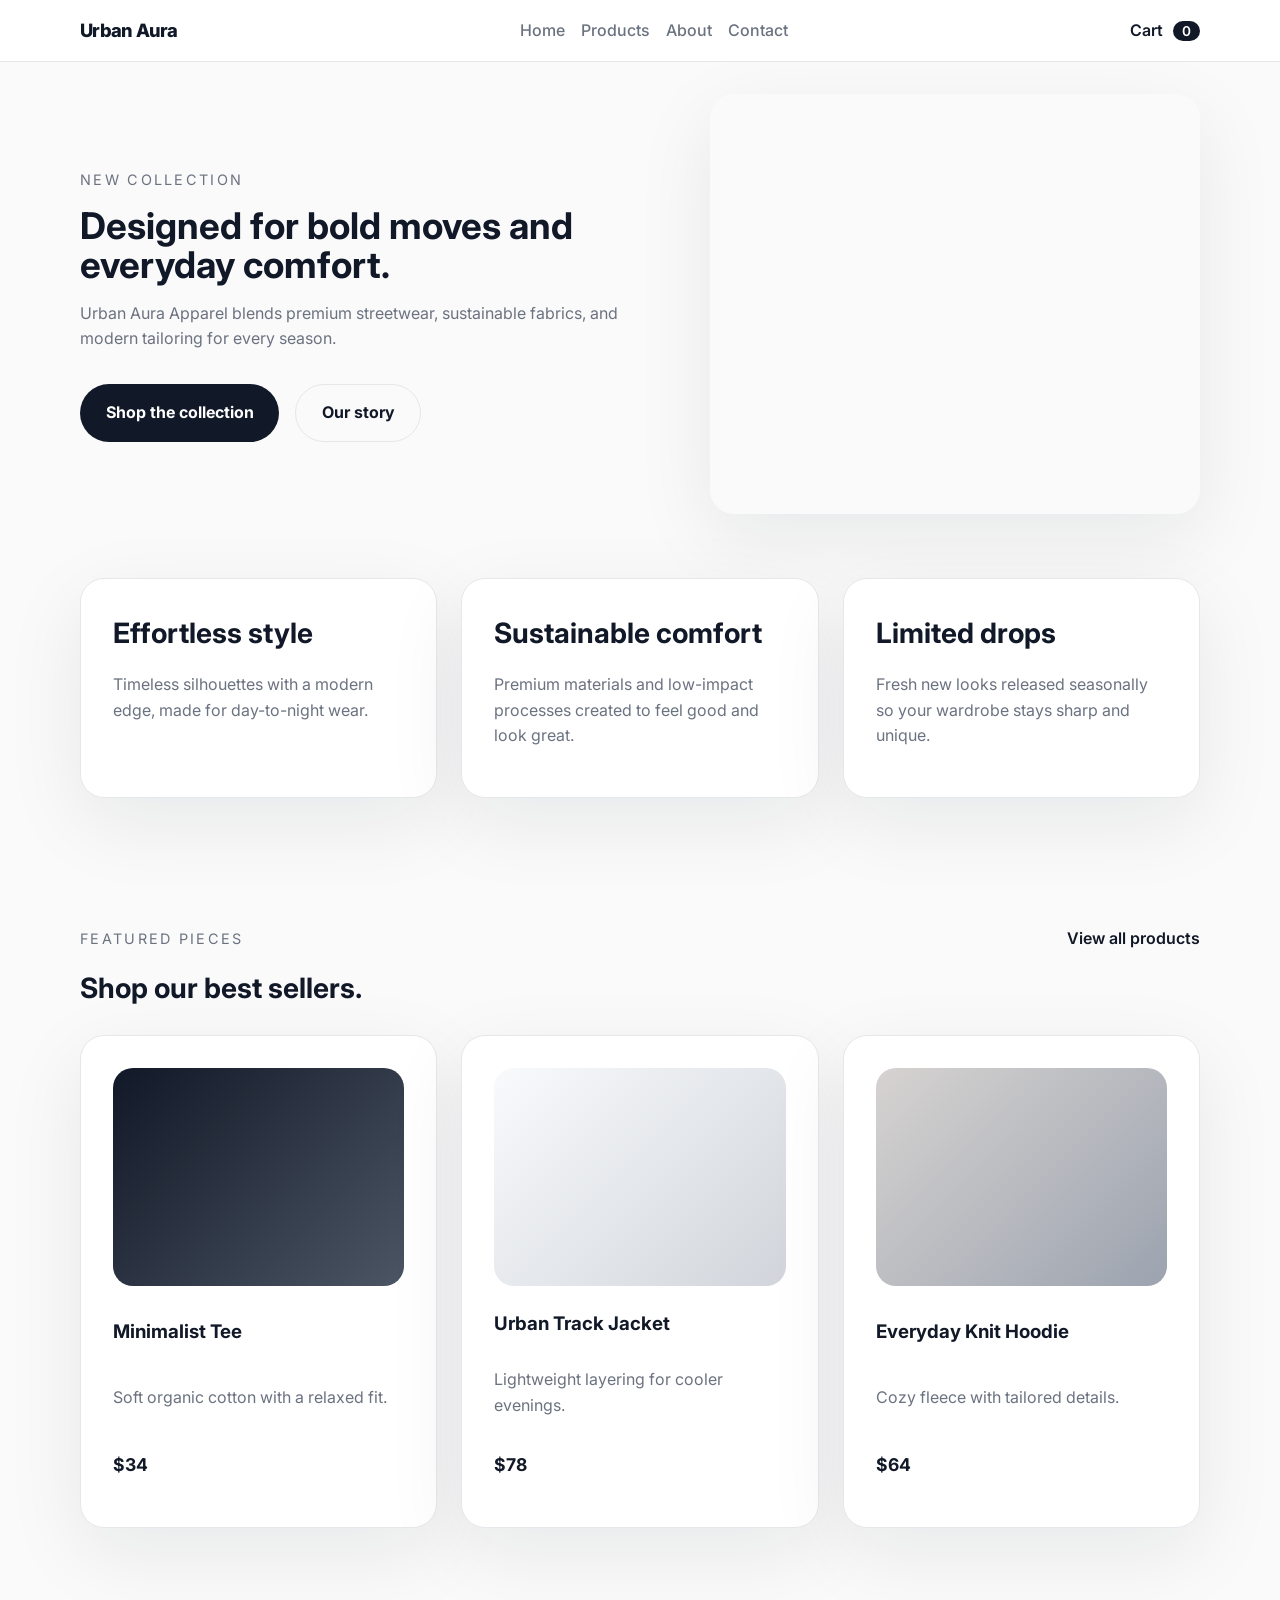
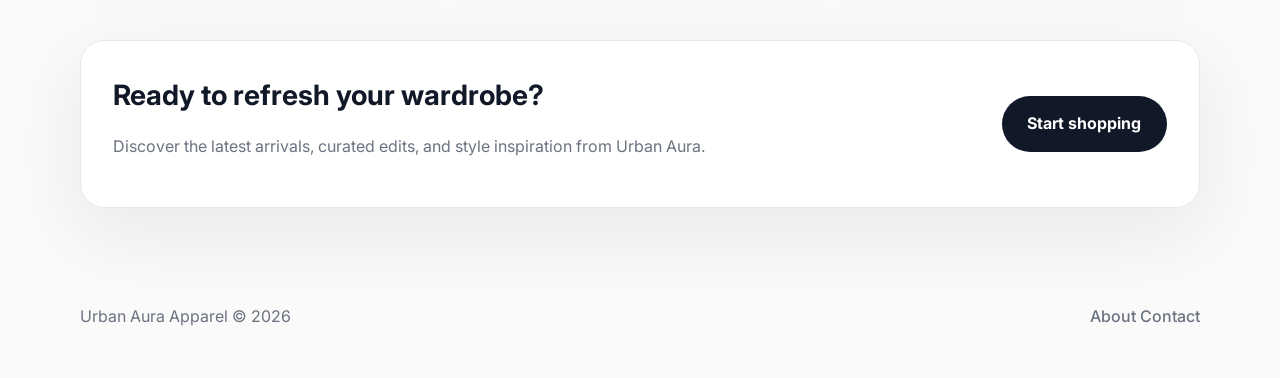
<file: index.html>
<!DOCTYPE html>
<html lang="en">
<head>
  <meta charset="UTF-8" />
  <meta name="viewport" content="width=device-width, initial-scale=1.0" />
  <title>Urban Aura Apparel</title>
  <link rel="preconnect" href="https://fonts.googleapis.com" />
  <link rel="preconnect" href="https://fonts.gstatic.com" crossorigin />
  <link href="https://fonts.googleapis.com/css2?family=Inter:wght@400;500;600;700;800&display=swap" rel="stylesheet" />
  <link rel="stylesheet" href="styles.css" />
</head>
<body>
  <header class="site-header">
    <div class="container header-inner">
      <a class="brand" href="index.html">Urban Aura</a>
      <nav class="site-nav">
        <a href="index.html">Home</a>
        <a href="products.html">Products</a>
        <a href="about.html">About</a>
        <a href="contact.html">Contact</a>
      </nav>
      <div class="header-actions">
        <a class="cart-link" href="cart.html">Cart <span id="cart-count">0</span></a>
        <button id="nav-toggle" class="nav-toggle" aria-label="Open navigation">☰</button>
      </div>
    </div>
  </header>

  <main>
    <section class="hero section-hero">
      <div class="container hero-content">
        <div>
          <span class="eyebrow">New collection</span>
          <h1>Designed for bold moves and everyday comfort.</h1>
          <p>Urban Aura Apparel blends premium streetwear, sustainable fabrics, and modern tailoring for every season.</p>
          <div class="hero-actions">
            <a class="btn btn-primary" href="products.html">Shop the collection</a>
            <a class="btn btn-secondary" href="about.html">Our story</a>
          </div>
        </div>
        <div class="hero-image" aria-hidden="true"></div>
      </div>
    </section>

    <section class="section section-features">
      <div class="container grid-3">
        <article class="feature-card">
          <h2>Effortless style</h2>
          <p>Timeless silhouettes with a modern edge, made for day-to-night wear.</p>
        </article>
        <article class="feature-card">
          <h2>Sustainable comfort</h2>
          <p>Premium materials and low-impact processes created to feel good and look great.</p>
        </article>
        <article class="feature-card">
          <h2>Limited drops</h2>
          <p>Fresh new looks released seasonally so your wardrobe stays sharp and unique.</p>
        </article>
      </div>
    </section>

    <section class="section section-gallery">
      <div class="container section-header">
        <div>
          <span class="eyebrow">Featured pieces</span>
          <h2>Shop our best sellers.</h2>
        </div>
        <a class="link-secondary" href="products.html">View all products</a>
      </div>
      <div class="container grid-3 gallery-grid">
        <article class="product-card">
          <div class="product-swatch swatch-1"></div>
          <h3>Minimalist Tee</h3>
          <p>Soft organic cotton with a relaxed fit.</p>
          <span class="product-price">$34</span>
        </article>
        <article class="product-card">
          <div class="product-swatch swatch-2"></div>
          <h3>Urban Track Jacket</h3>
          <p>Lightweight layering for cooler evenings.</p>
          <span class="product-price">$78</span>
        </article>
        <article class="product-card">
          <div class="product-swatch swatch-3"></div>
          <h3>Everyday Knit Hoodie</h3>
          <p>Cozy fleece with tailored details.</p>
          <span class="product-price">$64</span>
        </article>
      </div>
    </section>

    <section class="section section-cta">
      <div class="container cta-card">
        <div>
          <h2>Ready to refresh your wardrobe?</h2>
          <p>Discover the latest arrivals, curated edits, and style inspiration from Urban Aura.</p>
        </div>
        <a class="btn btn-primary" href="products.html">Start shopping</a>
      </div>
    </section>
  </main>

  <footer class="site-footer">
    <div class="container footer-inner">
      <p>Urban Aura Apparel © 2026</p>
      <div class="footer-links">
        <a href="about.html">About</a>
        <a href="contact.html">Contact</a>
      </div>
    </div>
  </footer>

  <script src="script.js"></script>
</body>
</html>
</file>
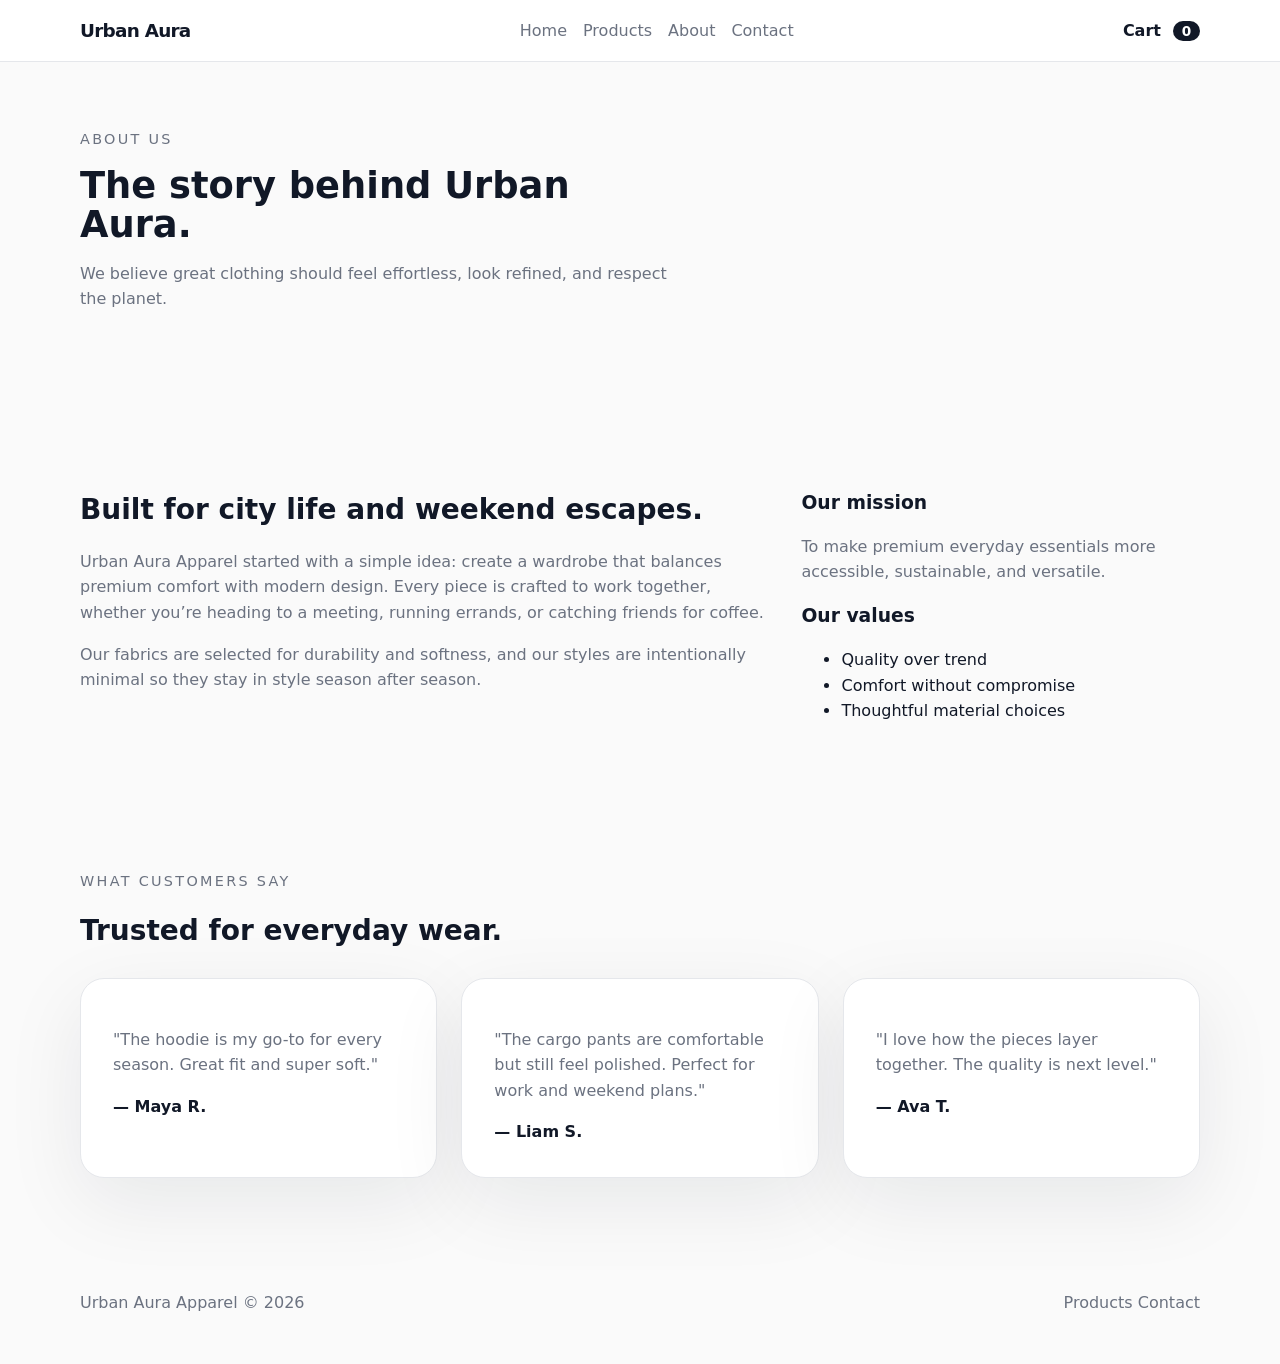
<file: about.html>
<!DOCTYPE html>
<html lang="en">
<head>
  <meta charset="UTF-8" />
  <meta name="viewport" content="width=device-width, initial-scale=1.0" />
  <title>About | Urban Aura Apparel</title>
  <link rel="stylesheet" href="styles.css" />
</head>
<body>
  <header class="site-header">
    <div class="container header-inner">
      <a class="brand" href="index.html">Urban Aura</a>
      <nav class="site-nav">
        <a href="index.html">Home</a>
        <a href="products.html">Products</a>
        <a href="about.html">About</a>
        <a href="contact.html">Contact</a>
      </nav>
      <div class="header-actions">
        <a class="cart-link" href="cart.html">Cart <span id="cart-count">0</span></a>
        <button id="nav-toggle" class="nav-toggle" aria-label="Open navigation">☰</button>
      </div>
    </div>
  </header>

  <main>
    <section class="section section-hero small-hero">
      <div class="container hero-content">
        <div>
          <span class="eyebrow">About us</span>
          <h1>The story behind Urban Aura.</h1>
          <p>We believe great clothing should feel effortless, look refined, and respect the planet.</p>
        </div>
      </div>
    </section>

    <section class="section section-about">
      <div class="container grid-2 about-grid">
        <div>
          <h2>Built for city life and weekend escapes.</h2>
          <p>Urban Aura Apparel started with a simple idea: create a wardrobe that balances premium comfort with modern design. Every piece is crafted to work together, whether you’re heading to a meeting, running errands, or catching friends for coffee.</p>
          <p>Our fabrics are selected for durability and softness, and our styles are intentionally minimal so they stay in style season after season.</p>
        </div>
        <div>
          <h3>Our mission</h3>
          <p>To make premium everyday essentials more accessible, sustainable, and versatile.</p>
          <h3>Our values</h3>
          <ul>
            <li>Quality over trend</li>
            <li>Comfort without compromise</li>
            <li>Thoughtful material choices</li>
          </ul>
        </div>
      </div>
    </section>

    <section class="section section-testimonials">
      <div class="container section-header">
        <div>
          <span class="eyebrow">What customers say</span>
          <h2>Trusted for everyday wear.</h2>
        </div>
      </div>
      <div class="container grid-3 testimonial-grid">
        <article class="testimonial-card">
          <p>"The hoodie is my go-to for every season. Great fit and super soft."</p>
          <strong>— Maya R.</strong>
        </article>
        <article class="testimonial-card">
          <p>"The cargo pants are comfortable but still feel polished. Perfect for work and weekend plans."</p>
          <strong>— Liam S.</strong>
        </article>
        <article class="testimonial-card">
          <p>"I love how the pieces layer together. The quality is next level."</p>
          <strong>— Ava T.</strong>
        </article>
      </div>
    </section>
  </main>

  <footer class="site-footer">
    <div class="container footer-inner">
      <p>Urban Aura Apparel © 2026</p>
      <div class="footer-links">
        <a href="products.html">Products</a>
        <a href="contact.html">Contact</a>
      </div>
    </div>
  </footer>

  <script src="script.js"></script>
</body>
</html>
</file>
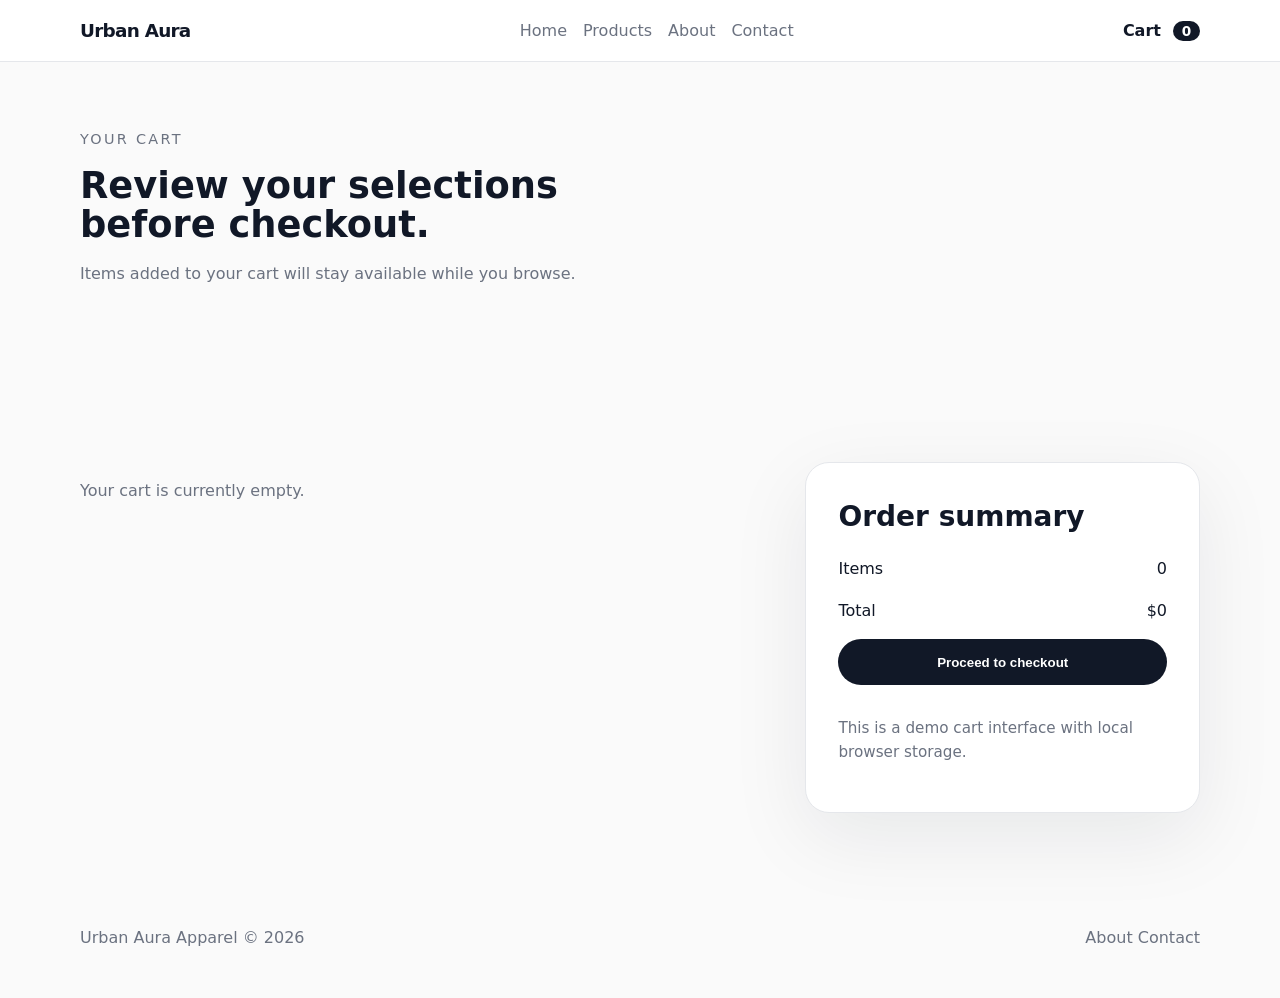
<file: cart.html>
<!DOCTYPE html>
<html lang="en">
<head>
  <meta charset="UTF-8" />
  <meta name="viewport" content="width=device-width, initial-scale=1.0" />
  <title>Cart | Urban Aura Apparel</title>
  <link rel="stylesheet" href="styles.css" />
</head>
<body>
  <header class="site-header">
    <div class="container header-inner">
      <a class="brand" href="index.html">Urban Aura</a>
      <nav class="site-nav">
        <a href="index.html">Home</a>
        <a href="products.html">Products</a>
        <a href="about.html">About</a>
        <a href="contact.html">Contact</a>
      </nav>
      <div class="header-actions">
        <a class="cart-link" href="cart.html">Cart <span id="cart-count">0</span></a>
        <button id="nav-toggle" class="nav-toggle" aria-label="Open navigation">☰</button>
      </div>
    </div>
  </header>

  <main>
    <section class="section section-hero small-hero">
      <div class="container hero-content">
        <div>
          <span class="eyebrow">Your cart</span>
          <h1>Review your selections before checkout.</h1>
          <p>Items added to your cart will stay available while you browse.</p>
        </div>
      </div>
    </section>

    <section class="section section-cart">
      <div class="container cart-wrapper">
        <div id="cart-items" class="cart-items"></div>
        <aside class="cart-summary">
          <h2>Order summary</h2>
          <div class="summary-row">
            <span>Items</span>
            <span id="summary-count">0</span>
          </div>
          <div class="summary-row">
            <span>Total</span>
            <span id="summary-total">$0</span>
          </div>
          <button class="btn btn-primary disabled" id="checkout-button" disabled>Proceed to checkout</button>
          <p class="note">This is a demo cart interface with local browser storage.</p>
        </aside>
      </div>
    </section>
  </main>

  <footer class="site-footer">
    <div class="container footer-inner">
      <p>Urban Aura Apparel © 2026</p>
      <div class="footer-links">
        <a href="about.html">About</a>
        <a href="contact.html">Contact</a>
      </div>
    </div>
  </footer>

  <script src="script.js"></script>
</body>
</html>
</file>
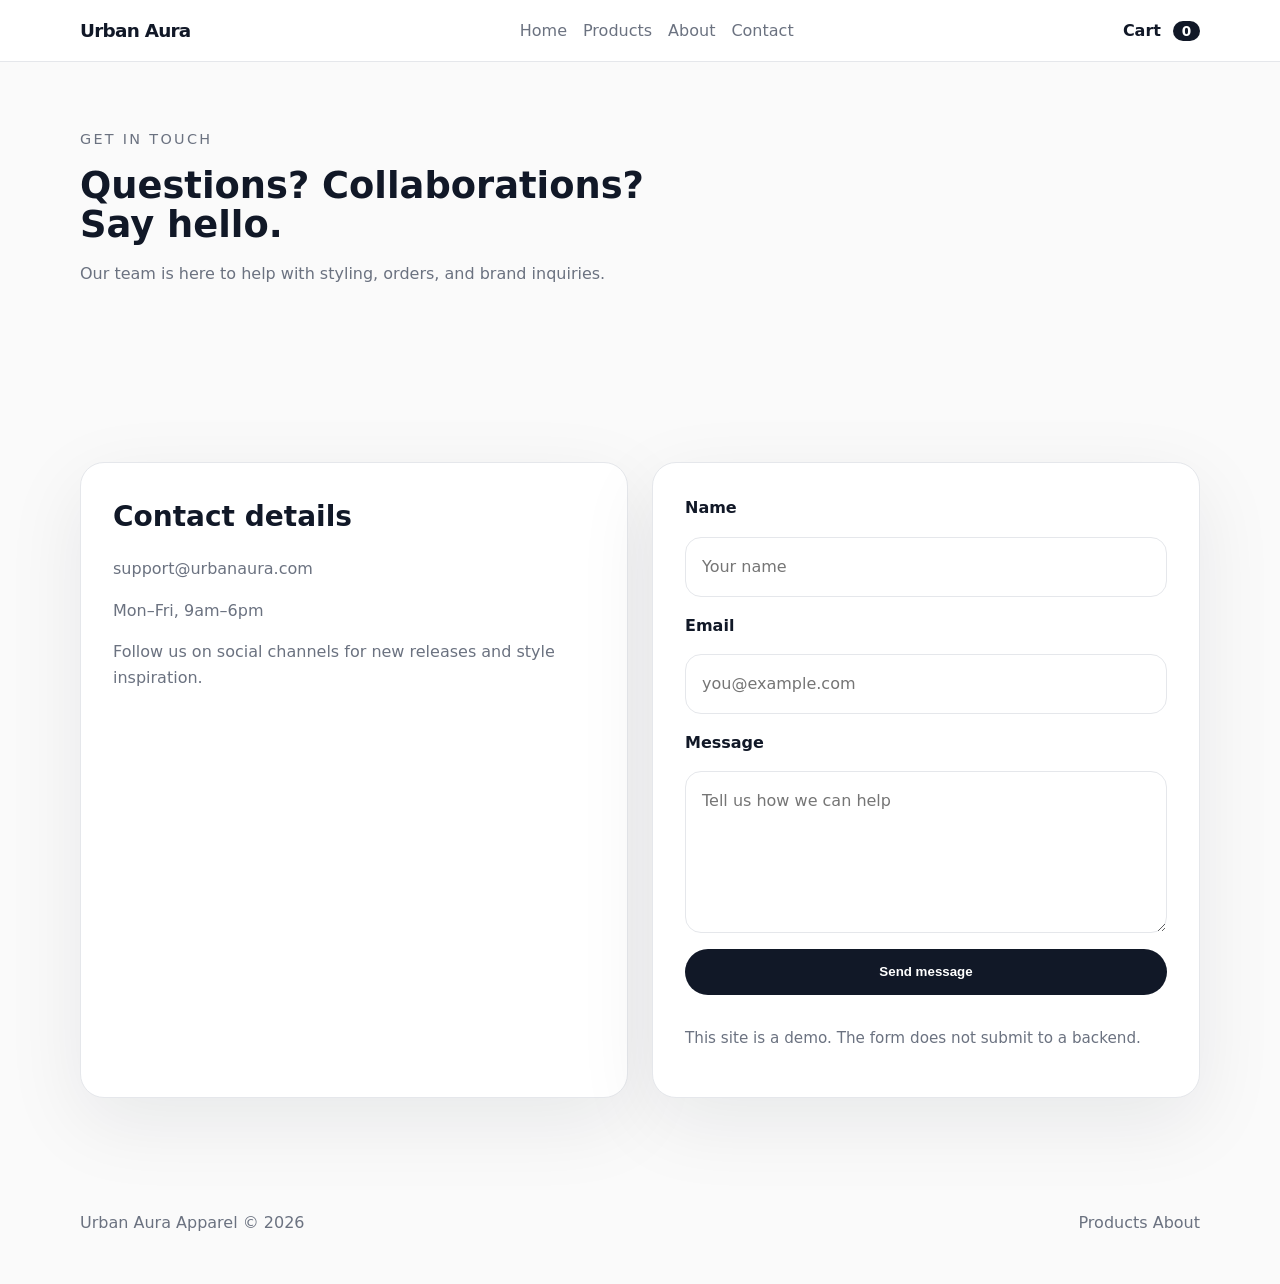
<file: contact.html>
<!DOCTYPE html>
<html lang="en">
<head>
  <meta charset="UTF-8" />
  <meta name="viewport" content="width=device-width, initial-scale=1.0" />
  <title>Contact | Urban Aura Apparel</title>
  <link rel="stylesheet" href="styles.css" />
</head>
<body>
  <header class="site-header">
    <div class="container header-inner">
      <a class="brand" href="index.html">Urban Aura</a>
      <nav class="site-nav">
        <a href="index.html">Home</a>
        <a href="products.html">Products</a>
        <a href="about.html">About</a>
        <a href="contact.html">Contact</a>
      </nav>
      <div class="header-actions">
        <a class="cart-link" href="cart.html">Cart <span id="cart-count">0</span></a>
        <button id="nav-toggle" class="nav-toggle" aria-label="Open navigation">☰</button>
      </div>
    </div>
  </header>

  <main>
    <section class="section section-hero small-hero">
      <div class="container hero-content">
        <div>
          <span class="eyebrow">Get in touch</span>
          <h1>Questions? Collaborations? Say hello.</h1>
          <p>Our team is here to help with styling, orders, and brand inquiries.</p>
        </div>
      </div>
    </section>

    <section class="section section-contact">
      <div class="container contact-grid">
        <div class="contact-details">
          <h2>Contact details</h2>
          <p>support@urbanaura.com</p>
          <p>Mon–Fri, 9am–6pm</p>
          <p>Follow us on social channels for new releases and style inspiration.</p>
        </div>
        <form class="contact-form" onsubmit="return false;">
          <label for="name">Name</label>
          <input id="name" type="text" placeholder="Your name" required />

          <label for="email">Email</label>
          <input id="email" type="email" placeholder="you@example.com" required />

          <label for="message">Message</label>
          <textarea id="message" rows="5" placeholder="Tell us how we can help" required></textarea>

          <button class="btn btn-primary" type="submit">Send message</button>
          <p class="note">This site is a demo. The form does not submit to a backend.</p>
        </form>
      </div>
    </section>
  </main>

  <footer class="site-footer">
    <div class="container footer-inner">
      <p>Urban Aura Apparel © 2026</p>
      <div class="footer-links">
        <a href="products.html">Products</a>
        <a href="about.html">About</a>
      </div>
    </div>
  </footer>

  <script src="script.js"></script>
</body>
</html>
</file>
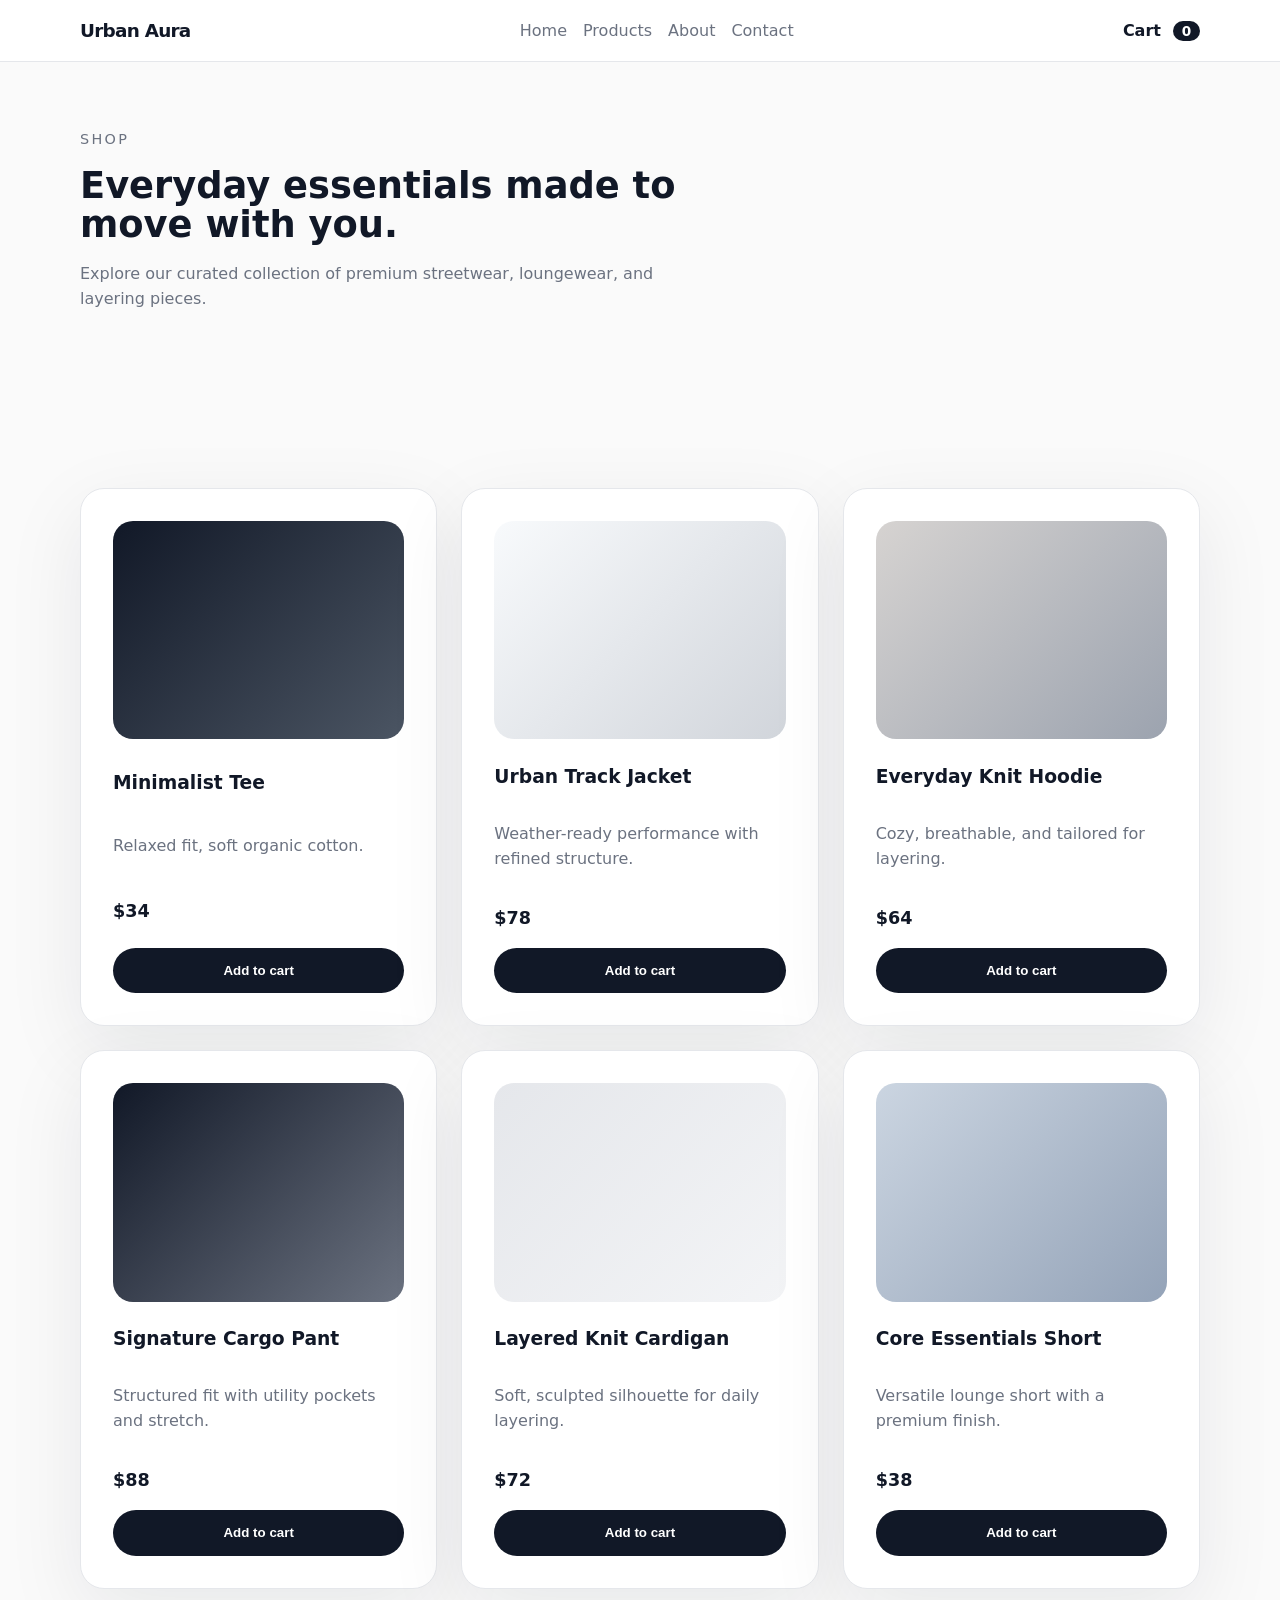
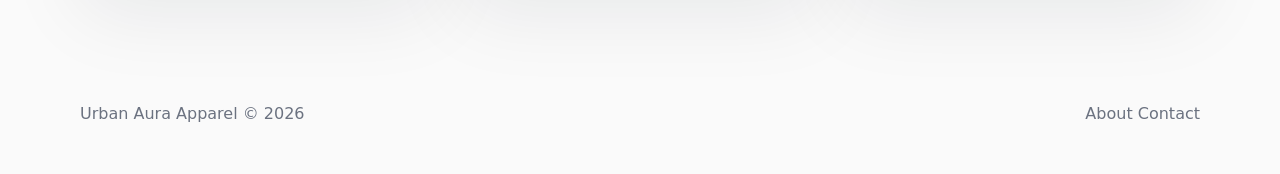
<file: products.html>
<!DOCTYPE html>
<html lang="en">
<head>
  <meta charset="UTF-8" />
  <meta name="viewport" content="width=device-width, initial-scale=1.0" />
  <title>Products | Urban Aura Apparel</title>
  <link rel="stylesheet" href="styles.css" />
</head>
<body>
  <header class="site-header">
    <div class="container header-inner">
      <a class="brand" href="index.html">Urban Aura</a>
      <nav class="site-nav">
        <a href="index.html">Home</a>
        <a href="products.html">Products</a>
        <a href="about.html">About</a>
        <a href="contact.html">Contact</a>
      </nav>
      <div class="header-actions">
        <a class="cart-link" href="cart.html">Cart <span id="cart-count">0</span></a>
        <button id="nav-toggle" class="nav-toggle" aria-label="Open navigation">☰</button>
      </div>
    </div>
  </header>

  <main>
    <section class="section section-hero small-hero">
      <div class="container hero-content">
        <div>
          <span class="eyebrow">Shop</span>
          <h1>Everyday essentials made to move with you.</h1>
          <p>Explore our curated collection of premium streetwear, loungewear, and layering pieces.</p>
        </div>
      </div>
    </section>

    <section class="section section-products">
      <div class="container product-grid">
        <article class="product-card">
          <div class="product-swatch swatch-1"></div>
          <h3>Minimalist Tee</h3>
          <p>Relaxed fit, soft organic cotton.</p>
          <span class="product-price">$34</span>
          <button class="btn btn-primary add-cart" data-id="1">Add to cart</button>
        </article>
        <article class="product-card">
          <div class="product-swatch swatch-2"></div>
          <h3>Urban Track Jacket</h3>
          <p>Weather-ready performance with refined structure.</p>
          <span class="product-price">$78</span>
          <button class="btn btn-primary add-cart" data-id="2">Add to cart</button>
        </article>
        <article class="product-card">
          <div class="product-swatch swatch-3"></div>
          <h3>Everyday Knit Hoodie</h3>
          <p>Cozy, breathable, and tailored for layering.</p>
          <span class="product-price">$64</span>
          <button class="btn btn-primary add-cart" data-id="3">Add to cart</button>
        </article>
        <article class="product-card">
          <div class="product-swatch swatch-4"></div>
          <h3>Signature Cargo Pant</h3>
          <p>Structured fit with utility pockets and stretch.</p>
          <span class="product-price">$88</span>
          <button class="btn btn-primary add-cart" data-id="4">Add to cart</button>
        </article>
        <article class="product-card">
          <div class="product-swatch swatch-5"></div>
          <h3>Layered Knit Cardigan</h3>
          <p>Soft, sculpted silhouette for daily layering.</p>
          <span class="product-price">$72</span>
          <button class="btn btn-primary add-cart" data-id="5">Add to cart</button>
        </article>
        <article class="product-card">
          <div class="product-swatch swatch-6"></div>
          <h3>Core Essentials Short</h3>
          <p>Versatile lounge short with a premium finish.</p>
          <span class="product-price">$38</span>
          <button class="btn btn-primary add-cart" data-id="6">Add to cart</button>
        </article>
      </div>
    </section>
  </main>

  <footer class="site-footer">
    <div class="container footer-inner">
      <p>Urban Aura Apparel © 2026</p>
      <div class="footer-links">
        <a href="about.html">About</a>
        <a href="contact.html">Contact</a>
      </div>
    </div>
  </footer>

  <script src="script.js"></script>
</body>
</html>
</file>
<file: styles.css>
:root {
  --bg: #fafafa;
  --surface: #ffffff;
  --text: #111827;
  --muted: #6b7280;
  --primary: #111827;
  --accent: #1f2937;
  --accent-soft: #e5e7eb;
  --border: #e5e7eb;
  --shadow: 0 24px 80px rgba(15, 23, 42, 0.08);
  --radius: 24px;
  font-family: "Inter", system-ui, sans-serif;
}

* {
  box-sizing: border-box;
}

html {
  scroll-behavior: smooth;
}

body {
  margin: 0;
  background: var(--bg);
  color: var(--text);
  line-height: 1.6;
}

img {
  max-width: 100%;
  display: block;
}

.container {
  width: min(1120px, calc(100% - 2rem));
  margin: 0 auto;
}

.site-header {
  position: sticky;
  top: 0;
  z-index: 10;
  background: rgba(255, 255, 255, 0.96);
  backdrop-filter: blur(12px);
  border-bottom: 1px solid var(--border);
}

.header-inner {
  display: flex;
  align-items: center;
  gap: 1rem;
  justify-content: space-between;
  padding: 1rem 0;
}

.brand {
  color: var(--text);
  font-weight: 800;
  letter-spacing: -0.04em;
  text-decoration: none;
  font-size: 1.15rem;
}

.site-nav {
  display: flex;
  gap: 1rem;
  align-items: center;
}

.site-nav a,
.footer-links a {
  color: var(--muted);
  text-decoration: none;
  font-weight: 500;
}

.site-nav a:hover,
.footer-links a:hover {
  color: var(--text);
}

.header-actions {
  display: flex;
  align-items: center;
  gap: 1rem;
}

.cart-link {
  color: var(--text);
  text-decoration: none;
  font-weight: 600;
}

#cart-count {
  background: #111827;
  color: white;
  border-radius: 999px;
  padding: 0.15rem 0.55rem;
  margin-left: 0.4rem;
  font-size: 0.85rem;
}

.nav-toggle {
  display: none;
  border: none;
  background: transparent;
  font-size: 1.25rem;
  cursor: pointer;
}

.section {
  padding: 4rem 0;
}

.section-hero {
  padding-top: 2rem;
}

.small-hero .hero-content {
  padding: 2rem 0;
}

.hero-content {
  display: grid;
  grid-template-columns: 1.1fr 0.9fr;
  gap: 2rem;
  align-items: center;
}

.eyebrow {
  display: inline-block;
  font-size: 0.9rem;
  text-transform: uppercase;
  letter-spacing: 0.16em;
  color: var(--muted);
  margin-bottom: 1rem;
}

h1,
h2,
h3 {
  margin: 0;
  color: var(--text);
}

h1 {
  font-size: clamp(2.3rem, 2.7vw, 3.7rem);
  line-height: 1.05;
}

h2 {
  font-size: clamp(1.75rem, 2vw, 2.5rem);
}

p {
  color: var(--muted);
}

.hero-image {
  min-height: 420px;
  border-radius: var(--radius);
  background: linear-gradient(180deg, #f3f4f6 0%, #ffffff 100%);
  box-shadow: var(--shadow);
  background-image: url('https://images.unsplash.com/photo-1512436991641-6745cdb1723f?auto=format&fit=crop&w=1200&q=80');
  background-size: cover;
  background-position: center;
}

.hero-actions {
  margin-top: 2rem;
  display: flex;
  gap: 1rem;
  flex-wrap: wrap;
}

.btn {
  display: inline-flex;
  align-items: center;
  justify-content: center;
  border: none;
  border-radius: 999px;
  padding: 0.95rem 1.6rem;
  font-weight: 700;
  text-decoration: none;
  cursor: pointer;
}

.btn-primary {
  background: var(--text);
  color: white;
}

.btn-secondary {
  background: transparent;
  color: var(--text);
  border: 1px solid var(--border);
}

.btn:hover,
.btn:focus {
  opacity: 0.95;
}

.link-secondary {
  color: var(--text);
  font-weight: 600;
  text-decoration: none;
}

.grid-3,
.product-grid,
.testimonial-grid {
  display: grid;
  gap: 1.5rem;
}

.grid-3 {
  grid-template-columns: repeat(3, minmax(0, 1fr));
}

.product-grid {
  grid-template-columns: repeat(3, minmax(0, 1fr));
}

.testimonial-grid {
  grid-template-columns: repeat(3, minmax(0, 1fr));
}

.feature-card,
.product-card,
.testimonial-card,
.cta-card,
.cart-summary,
.contact-form,
.contact-details {
  background: var(--surface);
  border: 1px solid var(--border);
  border-radius: var(--radius);
  padding: 2rem;
  box-shadow: var(--shadow);
}

.feature-card h2,
.product-card h3,
.testimonial-card strong,
.contact-details h2,
.section-about h2,
.section-about h3 {
  margin-bottom: 0.8rem;
}

.product-card {
  display: flex;
  flex-direction: column;
  justify-content: space-between;
}

.product-swatch {
  width: 100%;
  aspect-ratio: 4 / 3;
  border-radius: 20px;
  margin-bottom: 1.4rem;
  background: linear-gradient(135deg, #d1d5db 0%, #f3f4f6 100%);
}

.swatch-1 { background-image: linear-gradient(135deg, #111827 0%, #4b5563 100%); }
.swatch-2 { background-image: linear-gradient(135deg, #f8fafc 0%, #d1d5db 100%); }
.swatch-3 { background-image: linear-gradient(135deg, #d6d3d1 0%, #9ca3af 100%); }
.swatch-4 { background-image: linear-gradient(135deg, #111827 0%, #6b7280 100%); }
.swatch-5 { background-image: linear-gradient(135deg, #e5e7eb 0%, #f3f4f6 100%); }
.swatch-6 { background-image: linear-gradient(135deg, #cbd5e1 0%, #94a3b8 100%); }

.product-price {
  display: block;
  margin: 1rem 0;
  font-size: 1.1rem;
  font-weight: 700;
}

.section-cta {
  padding: 3rem 0;
}

.cta-card {
  display: flex;
  align-items: center;
  justify-content: space-between;
  gap: 1.5rem;
}

.section-header {
  display: flex;
  justify-content: space-between;
  align-items: baseline;
  gap: 1rem;
  margin-bottom: 1.5rem;
}

.about-grid,
.contact-grid,
.cart-wrapper {
  display: grid;
  gap: 1.5rem;
}

.about-grid {
  grid-template-columns: 1.4fr 0.8fr;
}

.contact-grid {
  grid-template-columns: 1fr 1fr;
}

.cart-wrapper {
  grid-template-columns: 1.6fr 0.9fr;
}

.cart-items {
  display: grid;
  gap: 1rem;
}

.cart-product {
  display: grid;
  grid-template-columns: 90px 1fr auto;
  gap: 1rem;
  align-items: center;
  padding: 1rem;
}

.cart-product-info {
  display: grid;
  gap: 0.35rem;
}

.cart-product h3 {
  margin: 0;
}

.cart-product button {
  background: transparent;
  border: none;
  color: var(--muted);
  font-weight: 700;
  cursor: pointer;
}

.cart-summary {
  display: flex;
  flex-direction: column;
  gap: 1rem;
}

.summary-row {
  display: flex;
  justify-content: space-between;
  color: var(--text);
}

.contact-form {
  display: grid;
  gap: 1rem;
}

.contact-form label {
  font-weight: 600;
}

.contact-form input,
.contact-form textarea {
  width: 100%;
  border: 1px solid var(--border);
  background: #fff;
  border-radius: 16px;
  padding: 1rem;
  font: inherit;
}

.note {
  color: var(--muted);
  font-size: 0.95rem;
}

.site-footer {
  padding: 2rem 0;
}

.footer-inner {
  display: flex;
  justify-content: space-between;
  align-items: center;
  gap: 1rem;
}

@media (max-width: 980px) {
  .hero-content,
  .grid-3,
  .product-grid,
  .testimonial-grid,
  .about-grid,
  .contact-grid,
  .cart-wrapper {
    grid-template-columns: 1fr;
  }

  .header-inner {
    flex-wrap: wrap;
    justify-content: space-between;
  }
}

@media (max-width: 720px) {
  .site-nav {
    position: fixed;
    inset: 72px 0 0 0;
    background: rgba(255, 255, 255, 0.98);
    backdrop-filter: blur(16px);
    flex-direction: column;
    padding: 1rem;
    gap: 1rem;
    transform: translateY(-120%);
    transition: transform 0.25s ease;
    box-shadow: 0 16px 40px rgba(15, 23, 42, 0.12);
  }

  .site-nav.open {
    transform: translateY(0);
  }

  .nav-toggle {
    display: inline-flex;
  }

  .header-actions {
    gap: 0.75rem;
  }
}
</file>
